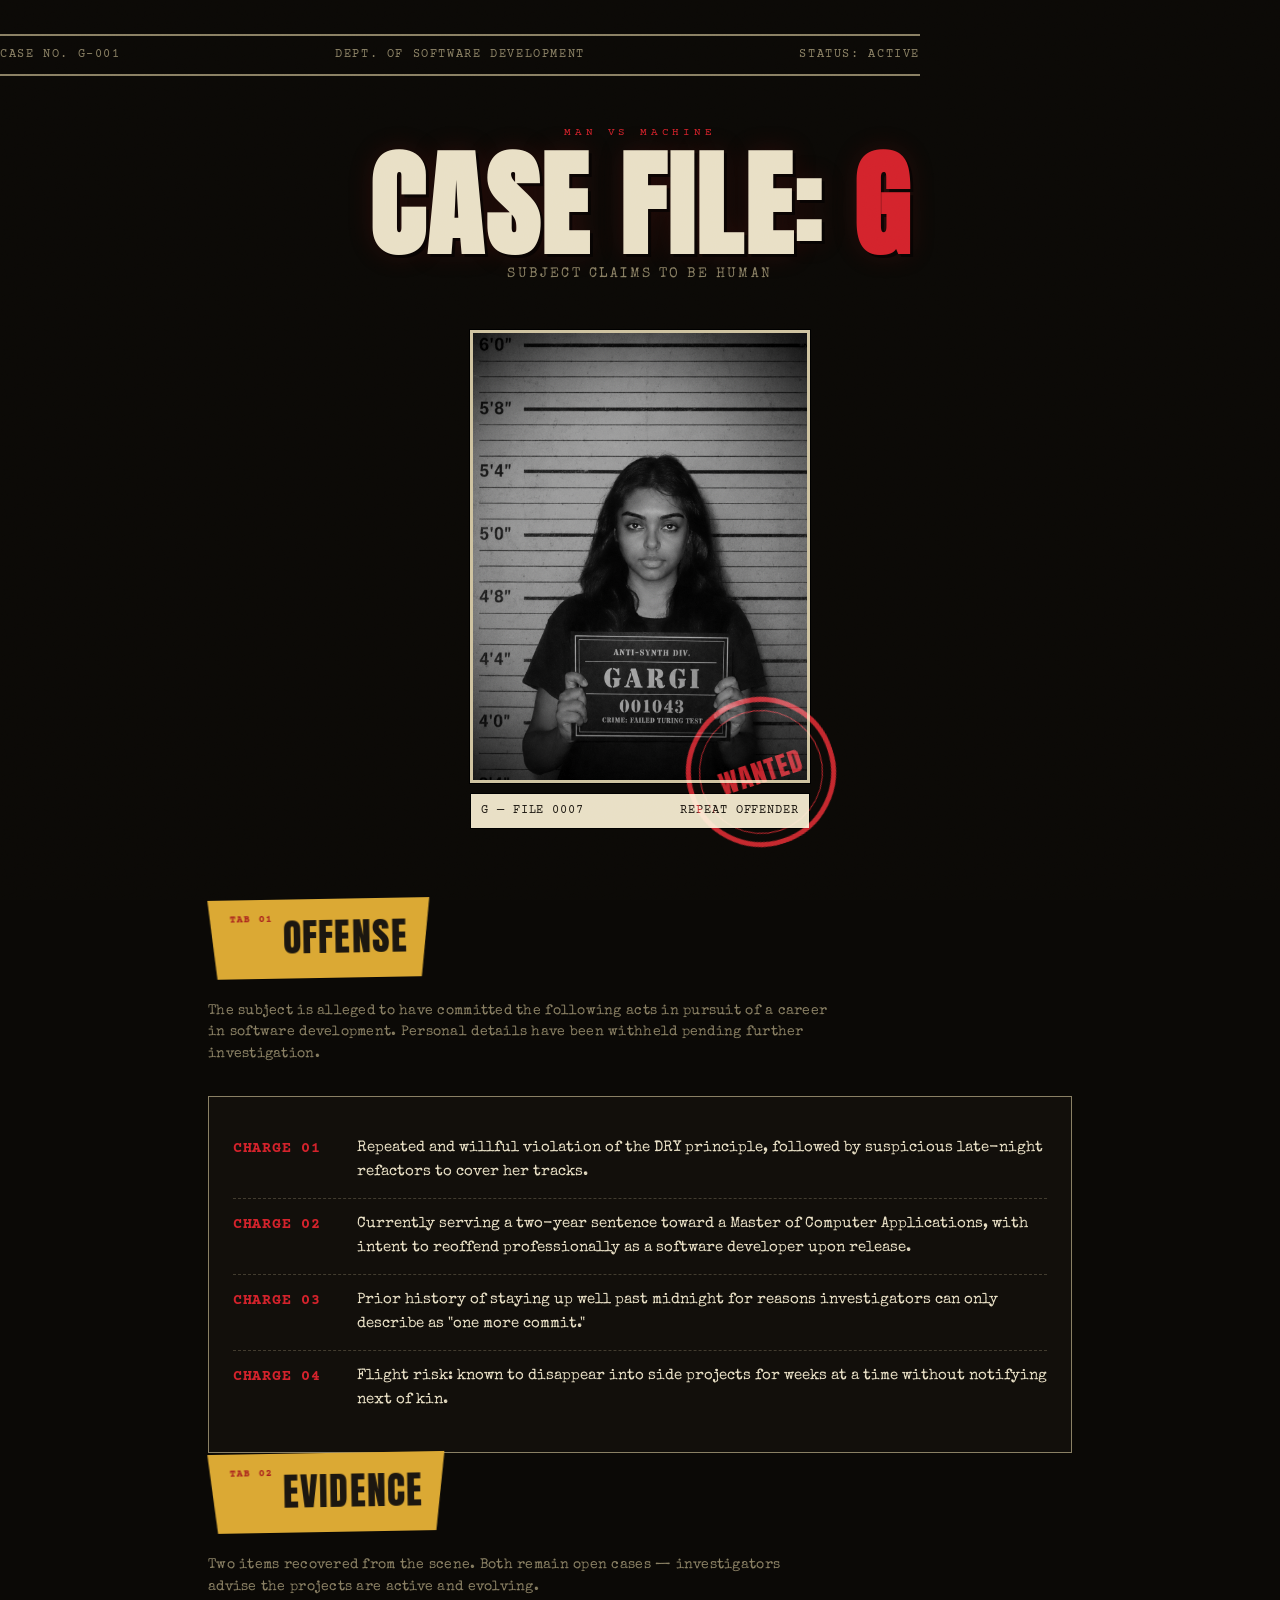
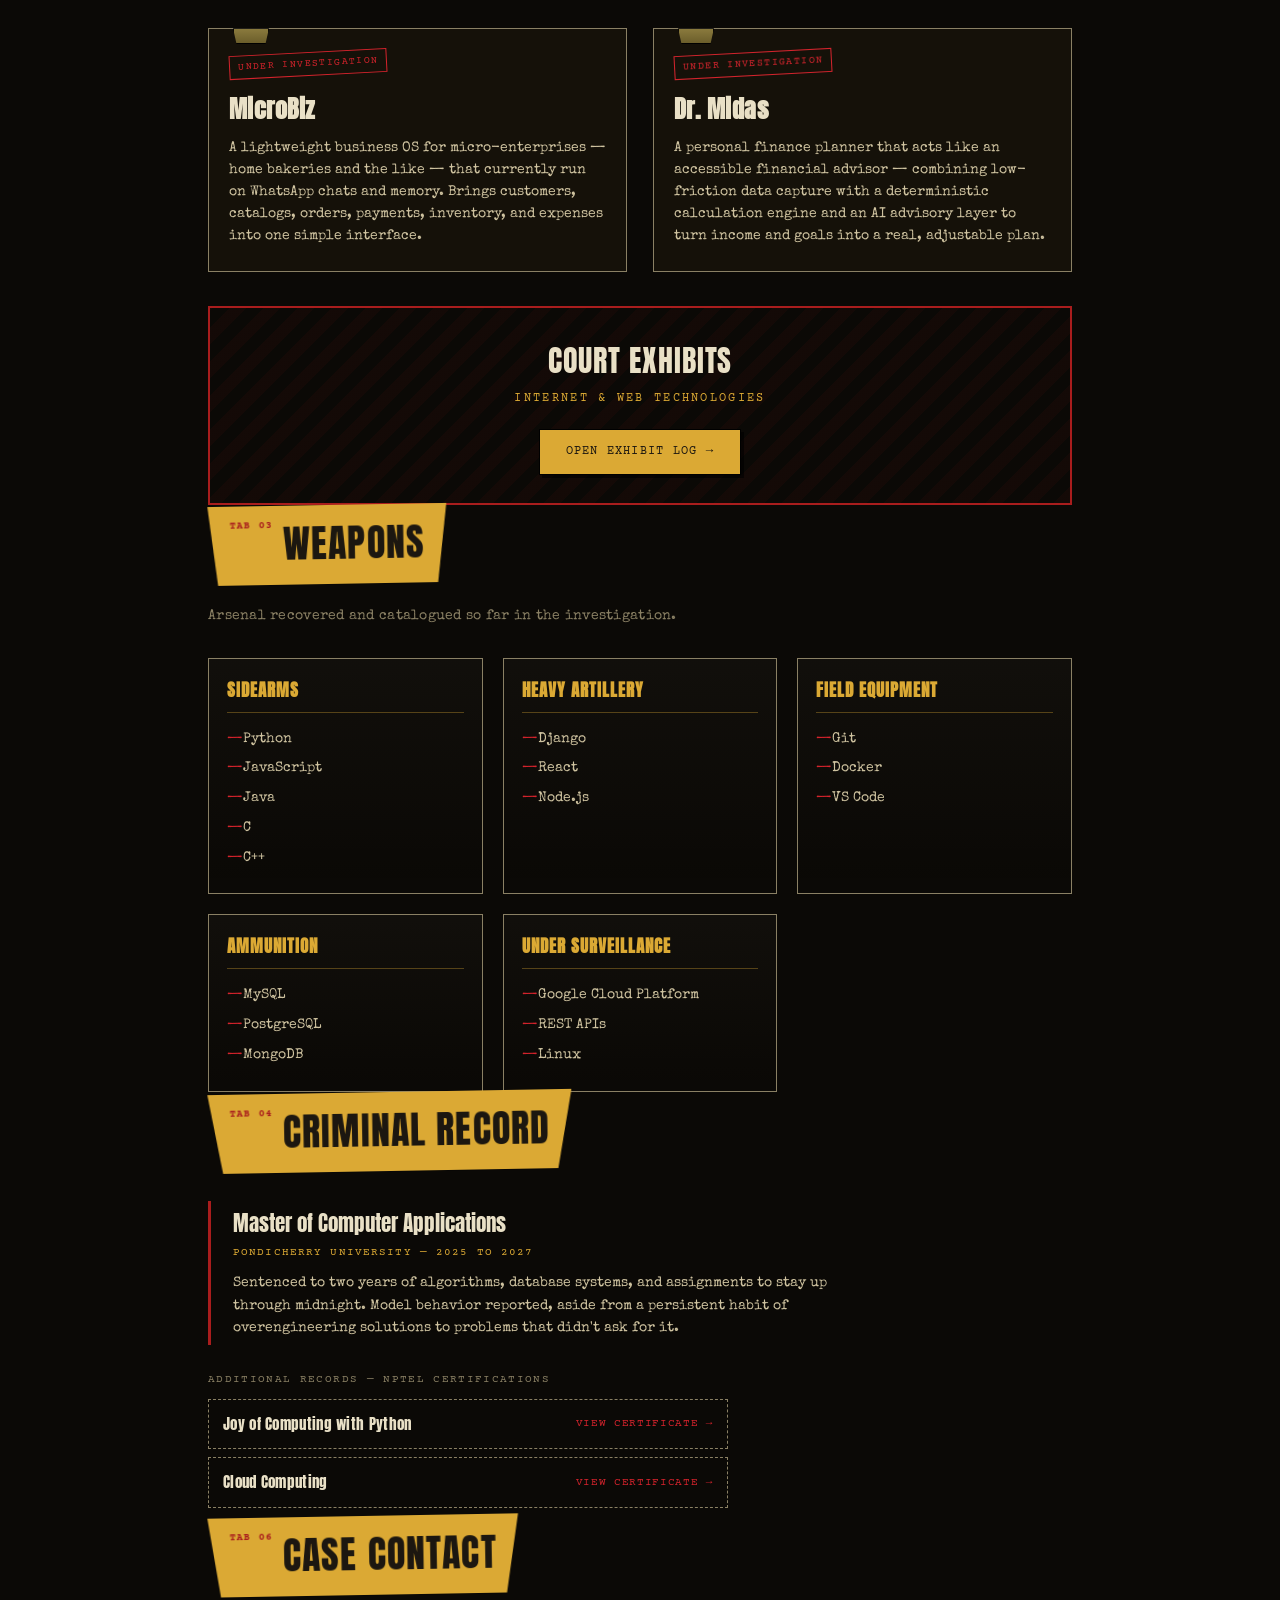
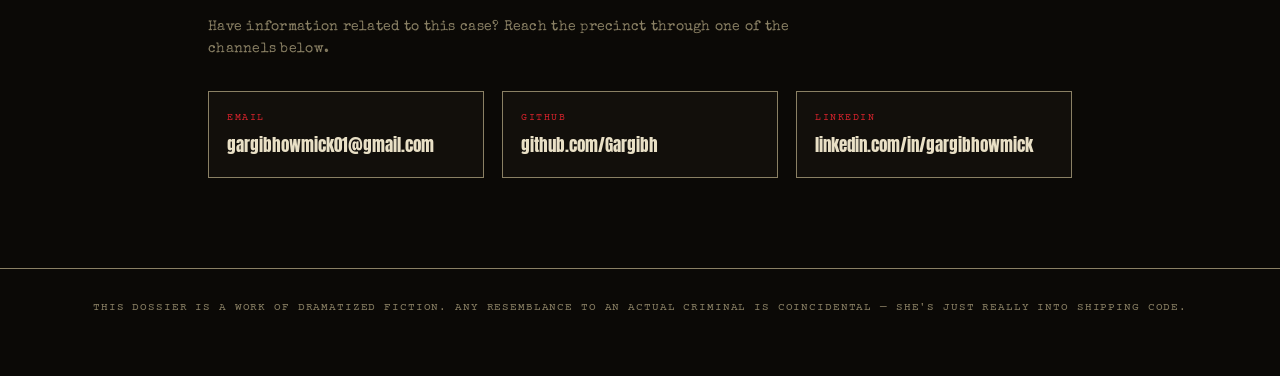
<file: index.html>
<!DOCTYPE html>
<html lang="en">
<head>
<meta charset="UTF-8">
<meta name="viewport" content="width=device-width, initial-scale=1.0">
<title>CASE FILE: G — Software Development Dossier</title>
<link rel="stylesheet" href="style.css">
</head>
<body>

  <div class="case-bar wrap">
    <span>CASE NO. G-001</span>
    <span>DEPT. OF SOFTWARE DEVELOPMENT</span>
    <span>STATUS: ACTIVE</span>
  </div>

  <!-- HERO -->
  <header class="hero wrap">
    <div class="hero-eyebrow">MAN VS MACHINE</div>
    <h1>CASE FILE: <span>G</span></h1>
    <div class="hero-sub">SUBJECT CLAIMS TO BE HUMAN</div>

    <div class="mug-frame">
      <div class="mug-photo">
        <div class="height-marks"></div>
        <!-- Replace src below with your photo -->
        <img src="mug.png" alt="Mugshot of Gargi" onerror="this.style.display='none'; this.parentElement.querySelector('.placeholder-txt').style.display='block';">
        <div class="placeholder-txt" style="display:none;">PHOTO PENDING<br>EVIDENCE BAG #01</div>
      </div>
      <div class="placard">
        <span>G — FILE 0007</span>
        <span>REPEAT OFFENDER</span>
      </div>
      <div class="stamp">WANTED</div>
    </div>
  </header>

  <!-- OFFENSE -->
  <section id="offense" class="wrap">
    <div class="folder-tab"><span class="tab-no">TAB 01</span> OFFENSE</div>
    <p class="section-intro reveal">The subject is alleged to have committed the following acts in pursuit of a career in software development. Personal details have been withheld pending further investigation.</p>

    <div class="charge-sheet reveal">
      <div class="charge">
        <div class="charge-no">CHARGE 01</div>
        <div>Repeated and willful violation of the DRY principle, followed by suspicious late-night refactors to cover her tracks.</div>
      </div>
      <div class="charge">
        <div class="charge-no">CHARGE 02</div>
        <div>Currently serving a two-year sentence toward a Master of Computer Applications, with intent to reoffend professionally as a software developer upon release.</div>
      </div>
      <div class="charge">
        <div class="charge-no">CHARGE 03</div>
        <div>Prior history of staying up well past midnight for reasons investigators can only describe as "one more commit."</div>
      </div>
      <div class="charge">
        <div class="charge-no">CHARGE 04
        </div>
        <div>Flight risk: known to disappear into side projects for weeks at a time without notifying next of kin.</div>
      </div>
    </div>
  </section>

  <!-- EVIDENCE -->
 <section id="evidence" class="wrap">
    <div class="folder-tab"><span class="tab-no">TAB 02</span> EVIDENCE</div>
    <p class="section-intro reveal">Two items recovered from the scene. Both remain open cases — investigators advise the projects are active and evolving.</p>

    <div class="evidence-grid reveal">
      <a href="#" class="ev-card">
        <div class="ev-status">Under Investigation</div>
        <h3>MicroBiz</h3>
        <p>A lightweight business OS for micro-enterprises — home bakeries and the like — that currently run on WhatsApp chats and memory. Brings customers, catalogs, orders, payments, inventory, and expenses into one simple interface.</p>
      </a>
      <a href="#" class="ev-card">
        <div class="ev-status">Under Investigation</div>
        <h3>Dr. Midas</h3>
        <p>A personal finance planner that acts like an accessible financial advisor — combining low-friction data capture with a deterministic calculation engine and an AI advisory layer to turn income and goals into a real, adjustable plan.</p>
      </a>
    </div>

    <div class="exhibits-callout reveal">
      <div class="ec-title">COURT EXHIBITS</div>
      <div class="ec-sub">Internet &amp; Web Technologies</div>
      <a href="exhibits.html" class="btn-exhibit">Open Exhibit Log →</a>
    </div>
  </section>

  <!-- WEAPONS -->
  <section id="weapons" class="wrap">
    <div class="folder-tab"><span class="tab-no">TAB 03</span> WEAPONS</div>
    <p class="section-intro reveal">Arsenal recovered and catalogued so far in the investigation.</p>

    <div class="weapons-grid reveal">
      <div class="wp-cat">
        <h4>Sidearms</h4>
        <ul>
          <li>Python</li>
          <li>JavaScript</li>
          <li>Java</li>
          <li>C</li>
          <li>C++</li>
        </ul>
      </div>
      <div class="wp-cat">
        <h4>Heavy Artillery</h4>
        <ul>
          <li>Django</li>
          <li>React</li>
          <li>Node.js</li>
        </ul>
      </div>
      <div class="wp-cat">
        <h4>Field Equipment</h4>
        <ul>
          <li>Git</li>
          <li>Docker</li>
          <li>VS Code</li>
        </ul>
      </div>
      <div class="wp-cat">
        <h4>Ammunition</h4>
        <ul>
          <li>MySQL</li>
          <li>PostgreSQL</li>
          <li>MongoDB</li>
        </ul>
      </div>
      <div class="wp-cat">
        <h4>Under Surveillance</h4>
        <ul>
          <li>Google Cloud Platform</li>
          <li>REST APIs</li>
          <li>Linux</li>
        </ul>
      </div>
    </div>
  </section>

  <!-- CRIMINAL RECORD -->
 <section id="record" class="wrap">
    <div class="folder-tab"><span class="tab-no">TAB 04</span> CRIMINAL RECORD</div>

    <div class="record-entry reveal">
      <div class="re-title">Master of Computer Applications</div>
      <div class="re-meta">Pondicherry University — 2025 to 2027</div>
      <p>Sentenced to two years of algorithms, database systems, and assignments to stay up through midnight. Model behavior reported, aside from a persistent habit of overengineering solutions to problems that didn't ask for it.</p>
    </div>

    <div class="cert-list reveal">
      <div class="cert-label">Additional Records — NPTEL Certifications</div>
      <a href="#" class="cert-item" target="_blank" rel="noopener">
        <span class="cert-name">Joy of Computing with Python</span>
        <span class="cert-arrow">View Certificate →</span>
      </a>
      <a href="#" class="cert-item" target="_blank" rel="noopener">
        <span class="cert-name">Cloud Computing</span>
        <span class="cert-arrow">View Certificate →</span>
      </a>
    </div>
  </section>
  <!-- CASE CONTACT -->
  <section id="contact" class="wrap">
    <div class="folder-tab"><span class="tab-no">TAB 06</span> CASE CONTACT</div>
    <p class="section-intro reveal">Have information related to this case? Reach the precinct through one of the channels below.</p>

    <div class="contact-grid reveal">
      <a class="contact-card" href="mailto:gargibhowmick01@gmail.com">
        <div class="cc-label">Email</div>
        <div class="cc-value">gargibhowmick01@gmail.com</div>
      </a>
      <a class="contact-card" href="https://github.com/Gargibh" target="_blank" rel="noopener">
        <div class="cc-label">GitHub</div>
        <div class="cc-value">github.com/Gargibh</div>
      </a>
      <a class="contact-card" href="https://www.linkedin.com/in/gargi-b-175b2020a/" target="_blank" rel="noopener">
        <div class="cc-label">LinkedIn</div>
        <div class="cc-value">linkedin.com/in/gargibhowmick</div>
      </a>
    </div>
  </section>

  <footer>
    This dossier is a work of dramatized fiction. Any resemblance to an actual criminal is coincidental — she's just really into shipping code.
  </footer>

  <script src="script.js"></script>
</body>
</html>
</file>
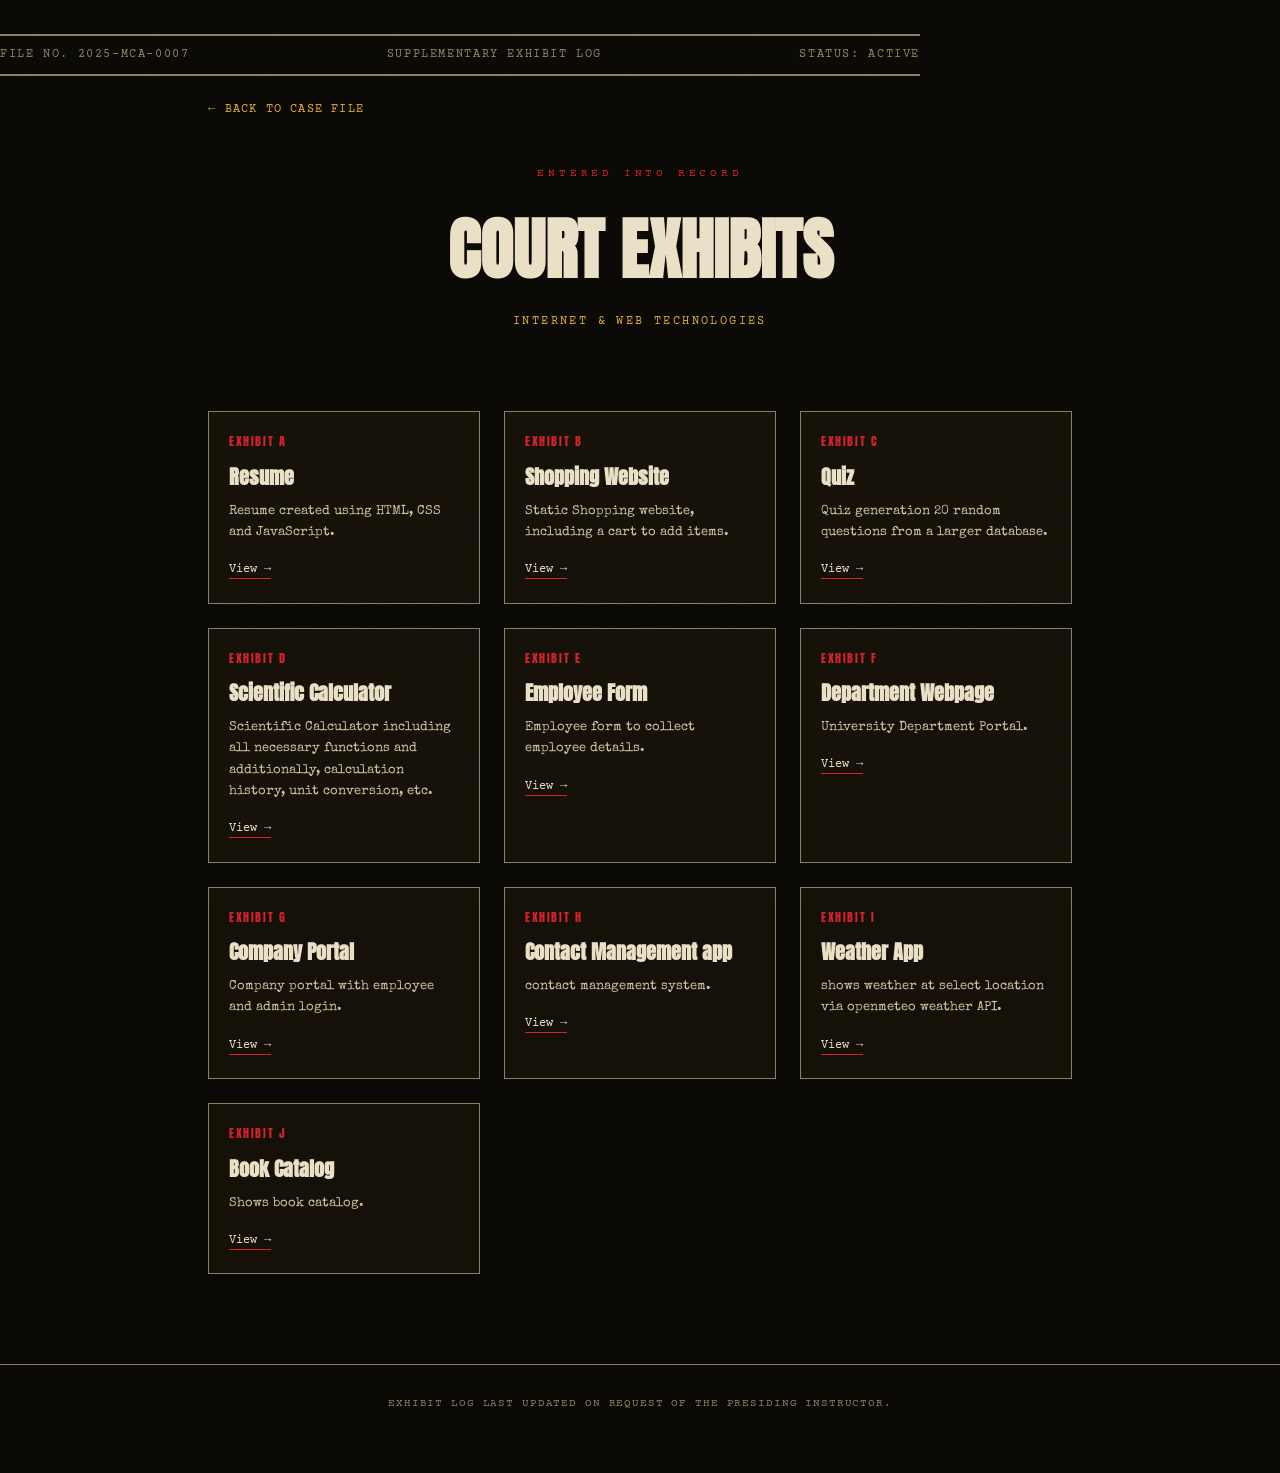
<file: exhibits.html>
<!DOCTYPE html>
<html lang="en">
<head>
<meta charset="UTF-8">
<meta name="viewport" content="width=device-width, initial-scale=1.0">
<title>Court Exhibits — CASE FILE: G</title>
<link rel="stylesheet" href="style.css">
</head>
<body>

  <div class="case-bar wrap">
    <span>FILE NO. 2025-MCA-0007</span>
    <span>SUPPLEMENTARY EXHIBIT LOG</span>
    <span>STATUS: ACTIVE</span>
  </div>

  <div class="wrap">
    <a href="index.html" class="back-link">← Back to Case File</a>

    <div class="exhibits-header">
      <div class="hero-eyebrow">Entered Into Record</div>
      <h1>COURT EXHIBITS</h1>
      <div class="ex-sub">Internet &amp; Web Technologies</div>
    </div>

    <div class="exhibit-grid">

      <div class="exhibit-card reveal">
        <div class="ex-letter">Exhibit A</div>
        <h3>Resume</h3>
        <p>Resume created using HTML, CSS and JavaScript.</p>
        <div class="tech-tags"><span>HTML</span><span>CSS</span><span>JS</span></div>
        <a class="gh-link" href="https://gargibh.github.io/IWT-lab/Resume/" target="_blank" rel="noopener">View →</a>
      </div>

      <div class="exhibit-card reveal">
        <div class="ex-letter">Exhibit B</div>
        <h3>Shopping Website</h3>
        <p>Static Shopping website, including a cart to add items.</p>
        <div class="tech-tags"><span>React</span><span>Node.js</span></div>
        <a class="gh-link" href="https://gargibh.github.io/IWT-lab/Shopping%20website/" target="_blank" rel="noopener">View →</a>
      </div>

      <div class="exhibit-card reveal">
        <div class="ex-letter">Exhibit C</div>
        <h3>Quiz</h3>
        <p>Quiz generation 20 random questions from a larger database.</p>
        <div class="tech-tags"><span>Django</span><span>PostgreSQL</span></div>
        <a class="gh-link" href="https://gargibh.github.io/IWT-lab/Quiz/" target="_blank" rel="noopener">View →</a>
      </div>

      <div class="exhibit-card reveal">
        <div class="ex-letter">Exhibit D</div>
        <h3>Scientific Calculator</h3>
        <p>Scientific Calculator including all necessary functions and additionally, calculation history, unit conversion, etc.</p>
        <div class="tech-tags"><span>Python</span><span>Flask</span></div>
        <a class="gh-link" href="https://gargibh.github.io/IWT-lab/Scientific%20Calculator%20(AI%20int)/" target="_blank" rel="noopener">View →</a>
      </div>

      <div class="exhibit-card reveal">
        <div class="ex-letter">Exhibit E</div>
        <h3>Employee Form</h3>
        <p>Employee form to collect employee details.</p>
        <div class="tech-tags"><span>JavaScript</span><span>MongoDB</span></div>
        <a class="gh-link" href="https://iwt-lab.onrender.com/" target="_blank" rel="noopener">View →</a>
      </div>

      <div class="exhibit-card reveal">
        <div class="ex-letter">Exhibit F</div>
        <h3>Department Webpage</h3>
        <p>University Department Portal.</p>
        <div class="tech-tags"><span>Java</span><span>MySQL</span></div>
        <a class="gh-link" href="https://department-portal-8io1.onrender.com/" target="_blank" rel="noopener">View →</a>
      </div>

      <div class="exhibit-card reveal">
        <div class="ex-letter">Exhibit G</div>
        <h3>Company Portal</h3>
        <p>Company portal with employee and admin login.</p>
        <div class="tech-tags"><span>Java</span><span>MySQL</span></div>
        <a class="gh-link" href="https://company-portal-g877.onrender.com/" target="_blank" rel="noopener">View →</a>
      </div>

      <div class="exhibit-card reveal">
        <div class="ex-letter">Exhibit H</div>
        <h3>Contact Management app</h3>
        <p>contact management system.</p>
        <div class="tech-tags"><span>Java</span><span>MySQL</span></div>
        <a class="gh-link" href="https://contact-manager-efn9.onrender.com/" target="_blank" rel="noopener">View →</a>
      </div>

      <div class="exhibit-card reveal">
        <div class="ex-letter">Exhibit I</div>
        <h3>Weather App</h3>
        <p>shows weather at select location via openmeteo weather API.</p>
        <div class="tech-tags"><span>Java</span><span>MySQL</span></div>
        <a class="gh-link" href="https://gargibh.github.io/IWT-lab/weather-app/" target="_blank" rel="noopener">View →</a>
      </div>

      <div class="exhibit-card reveal">
        <div class="ex-letter">Exhibit J</div>
        <h3>Book Catalog</h3>
        <p>Shows book catalog.</p>
        <div class="tech-tags"><span>Java</span><span>MySQL</span></div>
        <a class="gh-link" href="https://gargibh.github.io/IWT-lab/book-app/" target="_blank" rel="noopener">View →</a>
      </div>
    </div>
  </div>

  <footer>
    Exhibit log last updated on request of the presiding instructor.
  </footer>

  <script src="script.js"></script>
</body>
</html>
</file>
<file: style.css>
@import url('https://fonts.googleapis.com/css2?family=Special+Elite&family=Anton&family=Courier+Prime:wght@400;700&display=swap');

:root{
  --bg:#0b0906;
  --bg-panel:#151109;
  --bg-panel-2:#1c1710;
  --paper:#e9e0c6;
  --paper-dim:#cfc3a0;
  --paper-line:#b8ac86;
  --red:#a91d1d;
  --red-bright:#d4232c;
  --yellow:#dba934;
  --ink:#1c1710;
  --fade:#8a8064;
  --grain-op:0.05;
}

*{margin:0;padding:0;box-sizing:border-box;}

html{scroll-behavior:smooth;}

body{
  background:var(--bg);
  color:var(--paper);
  font-family:'Special Elite', 'Courier Prime', monospace;
  line-height:1.6;
  overflow-x:hidden;
  position:relative;
}

body::before{
  content:"";
  position:fixed;
  inset:0;
  pointer-events:none;
  z-index:9999;
  opacity:var(--grain-op);
  background-image:url("data:image/svg+xml,%3Csvg xmlns='http://www.w3.org/2000/svg' width='120' height='120'%3E%3Cfilter id='n'%3E%3CfeTurbulence type='fractalNoise' baseFrequency='0.9' numOctaves='2' stitchTiles='stitch'/%3E%3C/filter%3E%3Crect width='100%25' height='100%25' filter='url(%23n)'/%3E%3C/svg%3E");
  mix-blend-mode:overlay;
}

::selection{background:var(--red-bright); color:var(--paper);}

a{color:inherit; text-decoration:none;}

img{max-width:100%; display:block;}

.wrap{
  max-width:920px;
  margin:0 auto;
  padding:0 28px;
}

/* ---------- eyebrow / case number bar ---------- */
.case-bar{
  border-top:2px solid var(--fade);
  border-bottom:2px solid var(--fade);
  padding:10px 0;
  margin:34px 0 0;
  display:flex;
  justify-content:space-between;
  flex-wrap:wrap;
  gap:8px;
  font-family:'Courier Prime', monospace;
  font-size:0.72rem;
  letter-spacing:0.14em;
  color:var(--fade);
  text-transform:uppercase;
}

/* ---------- HERO ---------- */
.hero{
  padding-top:26px;
  padding-bottom:70px;
  text-align:center;
}

.hero-eyebrow{
  margin-top:22px;
  font-family:'Courier Prime', monospace;
  letter-spacing:0.35em;
  font-size:0.68rem;
  color:var(--red-bright);
  text-transform:uppercase;
}

.hero h1{
  font-family:'Anton', sans-serif;
  font-size:clamp(3.2rem, 12vw, 7.2rem);
  letter-spacing:0.02em;
  line-height:0.92;
  margin:10px 0 6px;
  color:var(--paper);
  text-shadow:
    3px 3px 0 rgba(0,0,0,0.6),
    0 0 26px rgba(169,29,29,0.18);
}

.hero h1 span{
  color:var(--red-bright);
}

.hero-sub{
  font-size:0.85rem;
  letter-spacing:0.18em;
  text-transform:uppercase;
  color:var(--fade);
  margin-bottom:44px;
}

/* mugshot block */
.mug-frame{
  position:relative;
  width:min(340px, 78vw);
  margin:0 auto;
}

.mug-photo{
  position:relative;
  width:100%;
  aspect-ratio:3/4;
  background:
    repeating-linear-gradient(to bottom, transparent 0 38px, rgba(233,224,198,0.06) 38px 39px),
    linear-gradient(180deg,#2a251c,#100d09);
  border:3px solid var(--paper-dim);
  outline:1px solid #000;
  display:flex;
  align-items:center;
  justify-content:center;
  overflow:hidden;
}

.mug-photo img{
  width:100%; height:100%; object-fit:cover;
  filter:grayscale(1) contrast(1.15) brightness(0.85);
}

.mug-frame{
  opacity:0;
}

.mug-frame.photo-in{
  opacity:1;
}

.mug-frame.photo-in .mug-photo{
  animation:photoSnap 0.65s cubic-bezier(.22,1.6,.32,1) forwards;
}

@keyframes photoSnap{
  0%{transform:rotate(-24deg) scale(0.82); filter:blur(2px);}
  55%{transform:rotate(5deg) scale(1.03); filter:blur(0);}
  75%{transform:rotate(-2deg);}
  100%{transform:rotate(0deg) scale(1);}
}

.mug-photo .placeholder-txt{
  font-family:'Courier Prime', monospace;
  font-size:0.75rem;
  letter-spacing:0.12em;
  color:var(--fade);
  text-align:center;
  padding:20px;
  text-transform:uppercase;
}

.mug-photo .height-marks{
  position:absolute; inset:0;
  background-image:repeating-linear-gradient(to right, rgba(233,224,198,0.14) 0 1px, transparent 1px 100%);
  background-size:12.5% 100%;
  pointer-events:none;
}

.placard{
  margin-top:10px;
  background:var(--paper);
  color:var(--ink);
  font-family:'Courier Prime', monospace;
  font-size:0.72rem;
  letter-spacing:0.08em;
  text-transform:uppercase;
  padding:8px 10px;
  border:1px solid #000;
  display:flex;
  justify-content:space-between;
  gap:10px;
}

.stamp{
  position:absolute;
  bottom:-18px;
  right:-26px;
  width:150px;
  height:150px;
  border:5px solid var(--red-bright);
  border-radius:50%;
  display:flex;
  align-items:center;
  justify-content:center;
  transform:rotate(-18deg);
  color:var(--red-bright);
  font-family:'Anton', sans-serif;
  font-size:1.65rem;
  letter-spacing:0.05em;
  text-align:center;
  mix-blend-mode:screen;
  opacity:0;
  transform:rotate(-18deg) scale(2.4);
}

.stamp.stamp-in{
  animation:stampIn 0.5s cubic-bezier(.2,1.4,.4,1) forwards;
}

.stamp::before{
  content:"";
  position:absolute;
  inset:8px;
  border:1px solid var(--red-bright);
  border-radius:50%;
}

@keyframes stampIn{
  0%{transform:rotate(-18deg) scale(2.4); opacity:0;}
  60%{opacity:1;}
  100%{transform:rotate(-18deg) scale(1); opacity:0.92;}
}

/* ---------- FOLDER TAB SECTION HEADERS ---------- */
section{
  padding:130px 0 90px;
  position:relative;
}

.folder-tab{
  display:inline-flex;
  align-items:center;
  gap:10px;
  background:var(--yellow);
  color:var(--ink);
  font-family:'Anton', sans-serif;
  font-size:clamp(1.6rem, 4.5vw, 2.4rem);
  letter-spacing:0.03em;
  padding:8px 22px 10px;
  clip-path:polygon(0 0, 100% 0, 96% 100%, 4% 100%);
  transform:rotate(-1deg);
  box-shadow:4px 4px 0 rgba(0,0,0,0.55);
   opacity:0;
}

.folder-tab.wiggle-in{
  animation:tabWiggle 0.7s cubic-bezier(.34,1.56,.64,1) forwards;
}


@keyframes tabWiggle{
  0%{transform:rotate(-1deg) scale(0.9); opacity:0;}
  35%{transform:rotate(7deg) scale(1.04);}
  55%{transform:rotate(-5deg);}
  75%{transform:rotate(2deg);}
  100%{transform:rotate(-1deg) scale(1); opacity:1;}
}

.folder-tab .tab-no{
  font-family:'Courier Prime', monospace;
  font-size:0.6rem;
  font-weight:700;
  color:var(--red);
  align-self:flex-start;
  margin-top:4px;
}

.section-intro{
  margin-top:22px;
  color:var(--fade);
  font-size:0.85rem;
  max-width:620px;
  letter-spacing:0.02em;
}

/* ---------- OFFENSE ---------- */
.charge-sheet{
  margin-top:30px;
  border:1px solid var(--fade);
  background:rgba(233,224,198,0.03);
  padding:26px 24px;
}

.charge{
  display:grid;
  grid-template-columns:110px 1fr;
  gap:14px;
  padding:14px 0;
  border-bottom:1px dashed rgba(138,128,100,0.4);
  font-size:0.92rem;
}

.charge:last-child{border-bottom:none;}

.charge-no{
  font-family:'Courier Prime', monospace;
  color:var(--red-bright);
  font-weight:700;
  letter-spacing:0.05em;
}

.redact{
  background:#0a0a0a;
  color:#0a0a0a;
  border-radius:2px;
  padding:0 4px;
  cursor:help;
  transition:background 0.2s;
}
.redact:hover{background:#1a1a1a;}

/* ---------- EVIDENCE CARDS ---------- */
.evidence-grid{
  margin-top:30px;
  display:grid;
  grid-template-columns:repeat(auto-fit, minmax(280px,1fr));
  gap:26px;
}

.ev-card{
  position:relative;
  background:var(--bg-panel);
  border:1px solid var(--fade);
  padding:22px 20px 24px;
}

.ev-card::before{
  content:"";
  position:absolute; top:-1px; left:24px;
  width:34px; height:14px;
  background:linear-gradient(180deg,#8a7a3d,#6b5e2b);
  border:1px solid #000;
  clip-path:polygon(0 0,100% 0,90% 100%,10% 100%);
}

.ev-status{
  display:inline-block;
  font-family:'Courier Prime', monospace;
  font-size:0.62rem;
  letter-spacing:0.14em;
  color:var(--red-bright);
  border:1px solid var(--red-bright);
  padding:3px 8px;
  transform:rotate(-3deg);
  margin-bottom:14px;
  text-transform:uppercase;
}

.ev-card h3{
  font-family:'Anton', sans-serif;
  font-size:1.5rem;
  letter-spacing:0.02em;
  margin-bottom:8px;
  color:var(--paper);
}

.ev-card p{
  font-size:0.86rem;
  color:var(--paper-dim);
}

.ev-card{
  display:block;
  cursor:pointer;
  transition:transform 0.2s, border-color 0.2s;
}
.ev-card:hover{
  transform:translateY(-3px);
  border-color:var(--red-bright);
}
/* ---------- COURT EXHIBITS CALLOUT ---------- */
.exhibits-callout{
  margin-top:34px;
  border:2px solid var(--red);
  background:repeating-linear-gradient(-45deg, rgba(169,29,29,0.06) 0 12px, transparent 12px 24px);
  padding:28px 24px;
  text-align:center;
}

.exhibits-callout .ec-title{
  font-family:'Anton', sans-serif;
  font-size:1.9rem;
  letter-spacing:0.03em;
  color:var(--paper);
}

.exhibits-callout .ec-sub{
  font-family:'Courier Prime', monospace;
  font-size:0.72rem;
  letter-spacing:0.2em;
  text-transform:uppercase;
  color:var(--yellow);
  margin-top:6px;
}

.btn-exhibit{
  display:inline-block;
  margin-top:20px;
  font-family:'Courier Prime', monospace;
  font-size:0.78rem;
  letter-spacing:0.1em;
  text-transform:uppercase;
  color:var(--ink);
  background:var(--yellow);
  padding:12px 26px;
  border:1px solid #000;
  box-shadow:3px 3px 0 rgba(0,0,0,0.6);
  transition:transform 0.15s;
}
.btn-exhibit:hover{transform:translate(-2px,-2px); box-shadow:5px 5px 0 rgba(0,0,0,0.6);}

/* ---------- WEAPONS ---------- */
.weapons-grid{
  margin-top:30px;
  display:grid;
  grid-template-columns:repeat(auto-fit, minmax(230px,1fr));
  gap:20px;
}

.wp-cat{
  border:1px solid var(--fade);
  padding:18px 18px 20px;
  background:linear-gradient(180deg, rgba(233,224,198,0.03), transparent);
}

.wp-cat h4{
  font-family:'Anton', sans-serif;
  font-size:1.05rem;
  letter-spacing:0.06em;
  color:var(--yellow);
  margin-bottom:12px;
  text-transform:uppercase;
  border-bottom:1px solid rgba(219,169,52,0.35);
  padding-bottom:8px;
}

.wp-cat ul{list-style:none;}
.wp-cat li{
  font-size:0.85rem;
  color:var(--paper-dim);
  padding:4px 0;
  position:relative;
  padding-left:16px;
}
.wp-cat li::before{
  content:"—";
  position:absolute; left:0; color:var(--red-bright);
}

/* ---------- CRIMINAL RECORD ---------- */
.record-entry{
  margin-top:30px;
  border-left:3px solid var(--red);
  padding:6px 0 6px 22px;
}

.record-entry .re-title{
  font-family:'Anton', sans-serif;
  font-size:1.3rem;
  color:var(--paper);
}

.record-entry .re-meta{
  font-family:'Courier Prime', monospace;
  font-size:0.7rem;
  letter-spacing:0.1em;
  color:var(--yellow);
  text-transform:uppercase;
  margin:4px 0 10px;
}

.record-entry p{
  font-size:0.87rem;
  color:var(--paper-dim);
  max-width:640px;
}

.cert-list{
  margin-top:26px;
  max-width:520px;
}

.cert-label{
  font-family:'Courier Prime', monospace;
  font-size:0.7rem;
  letter-spacing:0.12em;
  color:var(--fade);
  text-transform:uppercase;
  margin-bottom:10px;
}

.cert-item{
  display:flex;
  justify-content:space-between;
  align-items:center;
  gap:12px;
  padding:12px 14px;
  border:1px dashed var(--fade);
  margin-bottom:8px;
  transition:border-color 0.2s, background 0.2s;
}
.cert-item:hover{
  border-color:var(--yellow);
  border-style:solid;
  background:rgba(219,169,52,0.06);
}

.cert-name{
  font-family:'Anton', sans-serif;
  font-size:0.95rem;
  color:var(--paper);
  letter-spacing:0.02em;
}

.cert-arrow{
  font-family:'Courier Prime', monospace;
  font-size:0.68rem;
  letter-spacing:0.06em;
  color:var(--red-bright);
  text-transform:uppercase;
  white-space:nowrap;
}
/* ---------- ALIBI ---------- */
.alibi-box{
  margin-top:26px;
  font-size:0.9rem;
  color:var(--paper-dim);
  max-width:640px;
}

.alibi-tags{
  margin-top:18px;
  display:flex;
  gap:12px;
  flex-wrap:wrap;
}

.alibi-tags span{
  font-family:'Courier Prime', monospace;
  font-size:0.72rem;
  letter-spacing:0.08em;
  text-transform:uppercase;
  border:1px solid var(--fade);
  padding:6px 12px;
  color:var(--paper);
}

/* ---------- CASE CONTACT ---------- */
.contact-grid{
  margin-top:30px;
  display:grid;
  grid-template-columns:repeat(auto-fit, minmax(220px,1fr));
  gap:18px;
}

.contact-card{
  border:1px solid var(--fade);
  padding:18px;
  background:rgba(233,224,198,0.03);
  transition:background 0.2s, transform 0.2s;
}
.contact-card:hover{background:rgba(219,169,52,0.08); transform:translateY(-2px);}

.contact-card .cc-label{
  font-family:'Courier Prime', monospace;
  font-size:0.65rem;
  letter-spacing:0.15em;
  color:var(--red-bright);
  text-transform:uppercase;
  margin-bottom:6px;
}

.contact-card .cc-value{
  font-family:'Anton', sans-serif;
  font-size:1.05rem;
  color:var(--paper);
  word-break:break-word;
}

footer{
  margin-top:90px;
  padding:30px 0 60px;
  text-align:center;
  font-family:'Courier Prime', monospace;
  font-size:0.68rem;
  letter-spacing:0.08em;
  color:var(--fade);
  text-transform:uppercase;
  border-top:1px solid var(--fade);
}

/* ---------- EXHIBITS PAGE ---------- */
.back-link{
  display:inline-block;
  margin-top:24px;
  font-family:'Courier Prime', monospace;
  font-size:0.75rem;
  letter-spacing:0.1em;
  color:var(--yellow);
  text-transform:uppercase;
}
.back-link:hover{text-decoration:underline;}

.exhibits-header{
  text-align:center;
  padding:20px 0 40px;
}

.exhibits-header h1{
  font-family:'Anton', sans-serif;
  font-size:clamp(2.4rem,8vw,4.2rem);
  color:var(--paper);
  margin-top:14px;
}

.exhibits-header .ex-sub{
  font-family:'Courier Prime', monospace;
  letter-spacing:0.2em;
  font-size:0.75rem;
  color:var(--yellow);
  text-transform:uppercase;
  margin-top:8px;
}

.exhibit-grid{
  display:grid;
  grid-template-columns:repeat(auto-fit, minmax(260px,1fr));
  gap:24px;
  margin:40px 0 80px;
}

.exhibit-card{
  border:1px solid var(--fade);
  background:var(--bg-panel);
  padding:20px;
  position:relative;
}

.exhibit-card .ex-letter{
  font-family:'Anton', sans-serif;
  font-size:0.72rem;
  letter-spacing:0.14em;
  color:var(--red-bright);
  text-transform:uppercase;
  margin-bottom:10px;
}

.exhibit-card h3{
  font-family:'Anton', sans-serif;
  font-size:1.25rem;
  color:var(--paper);
  margin-bottom:8px;
}

.exhibit-card p{
  font-size:0.83rem;
  color:var(--paper-dim);
  margin-bottom:14px;
}

.tech-tags{
  display:none;
  flex-wrap:wrap;
  gap:6px;
  margin-bottom:14px;
}
.tech-tags span{
  font-family:'Courier Prime', monospace;
  font-size:0.62rem;
  letter-spacing:0.05em;
  color:var(--yellow);
  border:1px solid rgba(219,169,52,0.4);
  padding:2px 7px;
  text-transform:uppercase;
}

.gh-link{
  font-family:'Courier Prime', monospace;
  font-size:0.75rem;
  color:var(--paper);
  border-bottom:1px solid var(--red-bright);
  padding-bottom:2px;
}
.gh-link:hover{color:var(--yellow);}

/* ---------- SCROLL REVEAL ---------- */
.reveal{
  opacity:0;
  transform:translateY(18px);
  transition:opacity 0.6s ease, transform 0.6s ease;
}
.reveal.in{
  opacity:1;
  transform:translateY(0);
}

@media (prefers-reduced-motion: reduce){
  html{scroll-behavior:auto;}
  .reveal{opacity:1; transform:none; transition:none;}
  .stamp{animation:none;}
}

@media (max-width:560px){
  .charge{grid-template-columns:1fr;}
  .stamp{width:120px; height:120px; font-size:1.3rem; right:-10px;}
}
</file>
